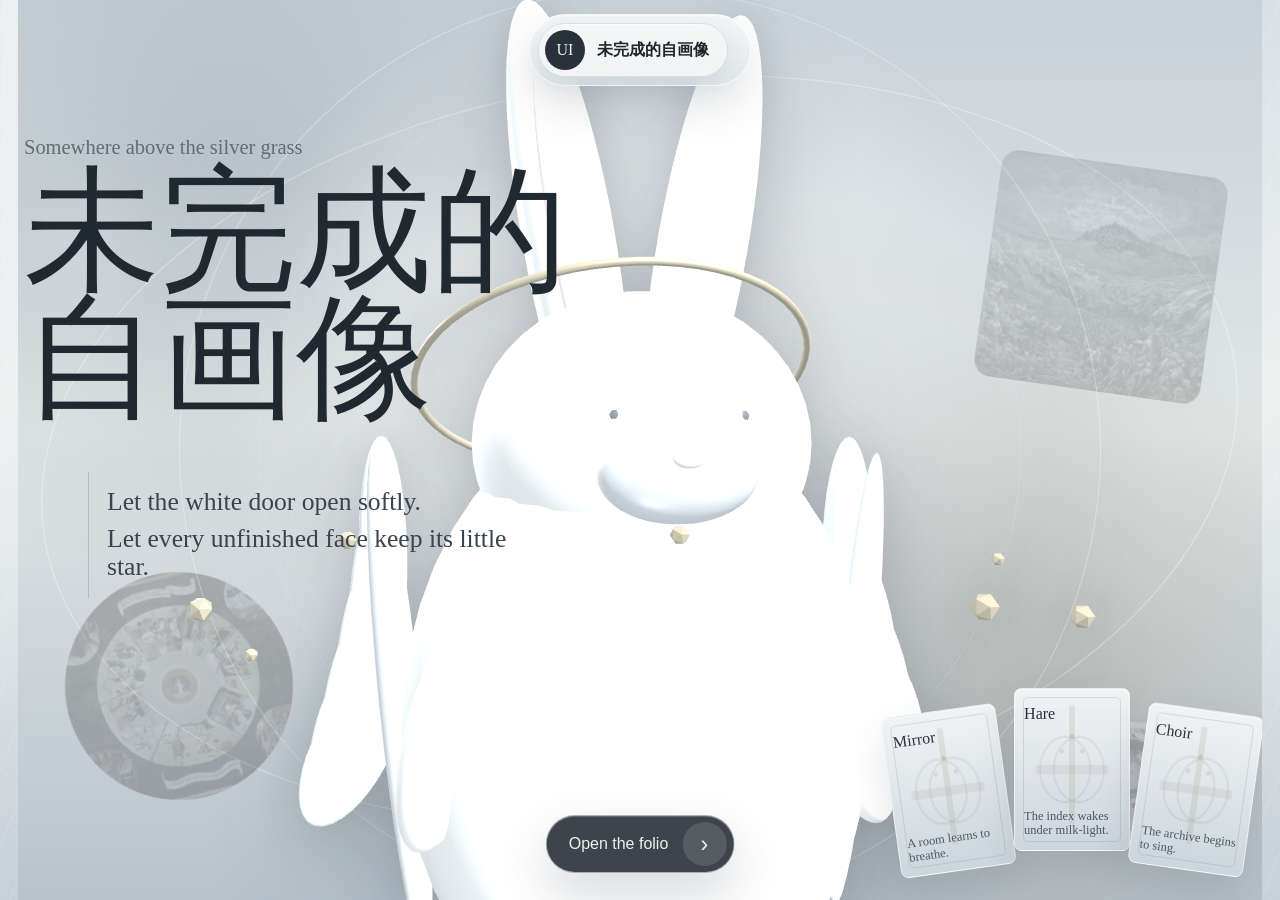
<file: index.html>
<!doctype html>
<html lang="zh-CN">
<head>
  <meta charset="utf-8">
  <meta name="viewport" content="width=device-width, initial-scale=1">
  <title>未完成的自画像 | 天使档案作品集</title>
  <meta name="description" content="夏雨宁的个人作品集，以天使西幻梦核视觉重组演示设计、影像剪辑、网页界面与品牌策划作品。">
  <meta property="og:title" content="未完成的自画像">
  <meta property="og:description" content="一座银色、轻盈、可交互的个人作品档案塔。">
  <meta property="og:image" content="assets/angel/angel-eye.jpeg">
  <link rel="icon" href="assets/angel/angel-candle.jpeg">
  <link rel="preload" as="image" href="assets/angel/angel-eye.jpeg">
  <link rel="stylesheet" href="styles.css">
</head>
<body>
  <a class="skip-link" href="#works">跳到作品集</a>

  <header class="site-head">
    <a class="brand" href="#top" aria-label="返回首页">
      <span class="brand__mark">UI</span>
      <span class="brand__text">未完成的自画像</span>
    </a>
    <button class="menu-toggle" type="button" aria-label="打开导航" aria-expanded="false" aria-controls="site-nav">
      <span></span>
      <span></span>
    </button>
    <nav class="quick-nav" id="site-nav" aria-label="页面栏目">
      <a href="#oracle">星厅</a>
      <a href="#folio">书页</a>
      <a href="#works">作品</a>
      <a href="#closing">终章</a>
    </nav>
  </header>

  <main id="top">
    <section class="hero cover-hero" id="oracle" aria-label="封面首页">
      <div class="cover-stage" aria-label="旋转巨兔 3D 封面" data-enter-site>
        <canvas id="rabbit-canvas"></canvas>
        <div class="rabbit-stage__fallback cover-fallback">
          <img src="assets/angel/see-this-angel.jpeg" alt="天使梦核图像">
        </div>
      </div>

      <img class="cover-sigil cover-sigil--left" src="assets/sacred/seven-vices-wheel.jpg" alt="七宗罪轮盘纹样" loading="lazy" decoding="async" fetchpriority="low">
      <img class="cover-sigil cover-sigil--right" src="assets/sacred/dore-deluge.jpg" alt="宗教版画风格图像" loading="lazy" decoding="async" fetchpriority="low">

      <div class="cover-title reveal">
        <p class="small-line">Somewhere above the silver grass</p>
        <h1>未完成的自画像</h1>
      </div>

      <div class="cover-prayer reveal" aria-label="祷词">
        <p>Let the white door open softly.</p>
        <p>Let every unfinished face keep its little star.</p>
      </div>

      <div class="cover-oracle reveal" aria-label="封面神谕互动">
        <button class="cover-card" type="button" data-enter-site data-reading="The mirror keeps a chapel for unnamed work.">
          <span>Mirror</span>
          <em>A room learns to breathe.</em>
        </button>
        <button class="cover-card is-raised" type="button" data-enter-site data-reading="A pale animal turns the first silver page.">
          <span>Hare</span>
          <em>The index wakes under milk-light.</em>
        </button>
        <button class="cover-card" type="button" data-enter-site data-reading="Small bells remember what the hand forgot.">
          <span>Choir</span>
          <em>The archive begins to sing.</em>
        </button>
      </div>

      <button class="enter-gate reveal" type="button" data-enter-site data-scroll-target="#folio">
        <span>Open the folio</span>
        <i aria-hidden="true">›</i>
      </button>
    </section>

    <section class="folio-section" id="folio" aria-label="可翻页图鉴">
      <div class="folio-copy reveal">
        <p class="small-line">A silver index for little doors</p>
        <h2>银色目录</h2>
        <div class="atlas-relic" aria-label="天使梦核目录拼贴">
          <img src="assets/angel/angel-eye.jpeg" alt="天使眼睛与羽翼图像">
          <img src="assets/angel/angel-lace-poem.jpeg" alt="天使花体英文图像">
          <img src="assets/angel/angel-candle.jpeg" alt="天使烛光装饰图">
        </div>
        <div class="game-panel" aria-label="目录小游戏">
          <button type="button" class="game-orb is-active" data-book-jump="0">月</button>
          <button type="button" class="game-orb" data-book-jump="2">羽</button>
          <button type="button" class="game-orb" data-book-jump="4">镜</button>
        </div>
      </div>

      <section class="book-widget reveal" aria-label="可翻页目录图鉴">
        <div class="book-topline">
          <p>Book of doors</p>
          <span class="book-count">page 1 of 5</span>
        </div>
        <div class="book-spread" aria-live="polite">
          <article class="book-page book-page--left"></article>
          <article class="book-page book-page--right"></article>
        </div>
        <div class="book-controls">
          <button type="button" class="book-prev" aria-label="上一页">‹</button>
          <button type="button" class="book-next" aria-label="下一页">›</button>
        </div>

        <div class="book-source" hidden>
          <article data-page="front">
            <div class="identity-page">
              <p class="page-kicker">Frontispiece</p>
              <h3>Portrait under a small halo</h3>
              <dl class="book-identity">
                <div><dt>姓名</dt><dd>夏雨宁</dd></div>
                <div><dt>学校</dt><dd>四川大学</dd></div>
                <div><dt>专业</dt><dd>22级建筑学<br>23级新闻学</dd></div>
                <div><dt>MBTI</dt><dd>ENTP</dd></div>
                <div><dt>星座</dt><dd>狮子座</dd></div>
                <div><dt>家乡</dt><dd>浙江</dd></div>
              </dl>
            </div>
          </article>
          <article data-page="door-deck">
            <p class="page-kicker">Door one</p>
            <h3>Manuscripts under glass</h3>
            <img src="assets/angel/angel-lace-poem.jpeg" alt="天使花体英文图像">
            <a class="book-door" href="#works" data-filter-link="deck">Open manuscript</a>
          </article>
          <article data-page="door-film">
            <p class="page-kicker">Door two</p>
            <h3>Small cinema of ghosts</h3>
            <img src="assets/angel/see-this-angel.jpeg" alt="白色烛台与羽翼图像">
            <a class="book-door" href="#works" data-filter-link="film">Open cinema</a>
          </article>
          <article data-page="door-web">
            <p class="page-kicker">Door three</p>
            <h3>Interface with a halo</h3>
            <img src="assets/angel/angel-candle.jpeg" alt="天使梦核装饰图">
            <a class="book-door" href="#works" data-filter-link="web">Open interface</a>
          </article>
          <article data-page="door-brand">
            <p class="page-kicker">Door four</p>
            <h3>Fruit, mascot, omen</h3>
            <img src="assets/angel/angel-kitten.jpeg" alt="天使小猫图像">
            <a class="book-door" href="#works" data-filter-link="brand">Open brand</a>
          </article>
        </div>
      </section>
    </section>

    <section class="portfolio-section" id="works" aria-label="作品集">
      <div class="portfolio-intro reveal">
        <p class="small-line">Selected works</p>
        <h2>四间暗室</h2>
      </div>

      <div class="portfolio-vault reveal" aria-label="作品入口">
        <div class="vault-doors" aria-label="作品分类入口">
          <button class="vault-door filter-chip" type="button" data-filter="deck">
            <span class="door-plate"><b>01</b><strong>演示与计划书</strong></span>
            <em>Manuscript</em>
          </button>
          <button class="vault-door filter-chip" type="button" data-filter="film">
            <span class="door-plate"><b>02</b><strong>影像剪辑</strong></span>
            <em>Cinema</em>
          </button>
          <button class="vault-door filter-chip" type="button" data-filter="web">
            <span class="door-plate"><b>03</b><strong>网页界面</strong></span>
            <em>Interface</em>
          </button>
          <button class="vault-door filter-chip" type="button" data-filter="brand">
            <span class="door-plate"><b>04</b><strong>品牌视觉</strong></span>
            <em>Emblem</em>
          </button>
        </div>
      </div>

      <div class="portfolio-tools reveal" aria-label="作品筛选">
        <button class="filter-chip is-active" type="button" data-filter="all">全部</button>
        <button class="filter-chip" type="button" data-filter="deck">演示与计划书</button>
        <button class="filter-chip" type="button" data-filter="film">影像剪辑</button>
        <button class="filter-chip" type="button" data-filter="web">网页界面</button>
        <button class="filter-chip" type="button" data-filter="brand">品牌视觉</button>
      </div>

      <div class="portfolio-grid">
        <article class="portfolio-card portfolio-card--large tilt-card reveal" data-kind="deck">
          <button class="media-button" type="button" data-view data-src="个人资料图片/WPS图片批量处理/wps_doc_17.png" data-title="码上结婚" data-text="PPT 美化作品设计">
            <img src="assets/thumbs/wps_doc_17.jpg" alt="码上结婚 PPT 美化作品设计" loading="lazy" decoding="async">
          </button>
          <div class="card-copy"><span>演示视觉</span><h3>码上结婚</h3><p>PPT 美化作品设计</p></div>
        </article>

        <article class="portfolio-card tilt-card reveal" data-kind="deck">
          <button class="media-button" type="button" data-view data-src="个人资料图片/WPS图片批量处理/wps_doc_18.png" data-title="益绣兴乡" data-text="PPT 美化作品设计">
            <img src="assets/thumbs/wps_doc_18.jpg" alt="益绣兴乡 PPT 美化作品设计" loading="lazy" decoding="async">
          </button>
          <div class="card-copy"><span>演示视觉</span><h3>益绣兴乡</h3><p>PPT 美化作品设计</p></div>
        </article>

        <article class="portfolio-card tilt-card reveal" data-kind="deck">
          <button class="media-button" type="button" data-view data-src="个人资料图片/WPS图片批量处理/wps_doc_19.jpeg" data-title="银发心声" data-text="PPT 美化作品设计">
            <img src="assets/thumbs/wps_doc_19.jpg" alt="银发心声 PPT 美化作品设计" loading="lazy" decoding="async">
          </button>
          <div class="card-copy"><span>演示视觉</span><h3>银发心声</h3><p>PPT 美化作品设计</p></div>
        </article>

        <article class="portfolio-card portfolio-card--wide tilt-card reveal" data-kind="deck">
          <button class="media-button" type="button" data-view data-src="个人资料图片/WPS图片批量处理/wps_doc_33.png" data-title="守愈身心" data-text="商业计划书设计作品">
            <img src="assets/thumbs/wps_doc_33.jpg" alt="守愈身心商业计划书设计作品" loading="lazy" decoding="async">
          </button>
          <div class="card-copy"><span>商业计划书</span><h3>守愈身心</h3><p>文化创意项目计划书</p></div>
        </article>

        <article class="portfolio-card portfolio-card--qr tilt-card reveal" data-kind="film">
          <button class="media-button" type="button" data-view data-src="个人资料图片/WPS图片批量处理/wps_doc_20.png" data-title="纪录片二维码" data-text="渡己成舟">
            <img src="assets/thumbs/wps_doc_20.jpg" alt="纪录片剪辑作品二维码" loading="lazy" decoding="async">
          </button>
          <div class="card-copy"><span>影像入口</span><h3>纪录片二维码</h3><p>渡己成舟</p></div>
        </article>

        <article class="portfolio-card portfolio-card--wide tilt-card reveal" data-kind="film">
          <button class="media-button" type="button" data-view data-src="个人资料图片/WPS图片批量处理/wps_doc_21.jpeg" data-title="渡己成舟" data-text="纪录片剪辑作品">
            <img src="assets/thumbs/wps_doc_21.jpg" alt="渡己成舟纪录片剪辑作品封面" loading="lazy" decoding="async">
          </button>
          <div class="card-copy"><span>纪录片剪辑</span><h3>渡己成舟</h3><p>视频剪辑作品</p></div>
        </article>

        <article class="portfolio-card portfolio-card--qr tilt-card reveal" data-kind="film">
          <button class="media-button" type="button" data-view data-src="个人资料图片/WPS图片批量处理/wps_doc_22.png" data-title="微电影二维码" data-text="Always online">
            <img src="assets/thumbs/wps_doc_22.jpg" alt="微电影剪辑作品二维码" loading="lazy" decoding="async">
          </button>
          <div class="card-copy"><span>影像入口</span><h3>微电影二维码</h3><p>Always online</p></div>
        </article>

        <article class="portfolio-card portfolio-card--large tilt-card reveal" data-kind="film">
          <button class="media-button" type="button" data-view data-src="个人资料图片/WPS图片批量处理/wps_doc_23.jpeg" data-title="Always online" data-text="微电影剪辑作品">
            <img src="assets/thumbs/wps_doc_23.jpg" alt="Always online 微电影剪辑作品封面" loading="lazy" decoding="async">
          </button>
          <div class="card-copy"><span>微电影剪辑</span><h3>Always online</h3><p>视频剪辑作品</p></div>
        </article>

        <article class="portfolio-card portfolio-card--qr tilt-card reveal" data-kind="film">
          <button class="media-button" type="button" data-view data-src="个人资料图片/WPS图片批量处理/wps_doc_24.png" data-title="新闻节目二维码" data-text="川越一线">
            <img src="assets/thumbs/wps_doc_24.jpg" alt="新闻节目剪辑二维码" loading="lazy" decoding="async">
          </button>
          <div class="card-copy"><span>影像入口</span><h3>新闻节目二维码</h3><p>川越一线</p></div>
        </article>

        <article class="portfolio-card portfolio-card--wide tilt-card reveal" data-kind="film">
          <button class="media-button" type="button" data-view data-src="个人资料图片/WPS图片批量处理/wps_doc_25.jpeg" data-title="川越一线" data-text="新闻节目剪辑">
            <img src="assets/thumbs/wps_doc_25.jpg" alt="川越一线新闻节目剪辑封面" loading="lazy" decoding="async">
          </button>
          <div class="card-copy"><span>新闻节目剪辑</span><h3>川越一线</h3><p>视频剪辑作品</p></div>
        </article>

        <article class="portfolio-card portfolio-card--wide tilt-card reveal" data-kind="web">
          <button class="media-button" type="button" data-view data-src="个人资料图片/WPS图片批量处理/wps_doc_26.jpeg" data-title="舞蹈疗愈平台" data-text="网站设计作品">
            <img src="assets/thumbs/wps_doc_26.jpg" alt="舞蹈疗愈平台网站设计作品" loading="lazy" decoding="async">
          </button>
          <div class="card-copy"><span>网页界面</span><h3>舞蹈疗愈平台</h3><p>网站设计作品</p></div>
        </article>

        <article class="portfolio-card portfolio-card--tall tilt-card reveal" data-kind="web">
          <button class="media-button" type="button" data-view data-src="个人资料图片/WPS图片批量处理/wps_doc_27.jpeg" data-title="牙医训练平台" data-text="网站设计作品">
            <img src="assets/thumbs/wps_doc_27.jpg" alt="牙医训练平台网站设计作品" loading="lazy" decoding="async">
          </button>
          <div class="card-copy"><span>网页界面</span><h3>牙医训练平台</h3><p>网站设计作品</p></div>
        </article>

        <article class="portfolio-card portfolio-card--poster tilt-card reveal" data-kind="brand">
          <button class="media-button" type="button" data-view data-src="个人资料图片/WPS图片批量处理/wps_doc_28.png" data-title="汇源果汁海报 1" data-text="海报设计作品">
            <img src="assets/thumbs/wps_doc_28.jpg" alt="汇源果汁海报设计作品一" loading="lazy" decoding="async">
          </button>
          <div class="card-copy"><span>品牌海报</span><h3>汇源果汁海报 1</h3><p>海报设计作品</p></div>
        </article>

        <article class="portfolio-card portfolio-card--poster tilt-card reveal" data-kind="brand">
          <button class="media-button" type="button" data-view data-src="个人资料图片/WPS图片批量处理/wps_doc_29.png" data-title="汇源果汁海报 2" data-text="海报设计作品">
            <img src="assets/thumbs/wps_doc_29.jpg" alt="汇源果汁海报设计作品二" loading="lazy" decoding="async">
          </button>
          <div class="card-copy"><span>品牌海报</span><h3>汇源果汁海报 2</h3><p>海报设计作品</p></div>
        </article>

        <article class="portfolio-card portfolio-card--wide tilt-card reveal" data-kind="brand">
          <button class="media-button" type="button" data-view data-src="个人资料图片/WPS图片批量处理/wps_doc_30.png" data-title="Mean Baby" data-text="IP 设计作品">
            <img src="assets/thumbs/wps_doc_30.jpg" alt="Mean Baby IP 设计作品" loading="lazy" decoding="async">
          </button>
          <div class="card-copy"><span>IP 设计</span><h3>Mean Baby</h3><p>品牌视觉作品</p></div>
        </article>

        <article class="portfolio-card portfolio-card--poster tilt-card reveal" data-kind="brand">
          <button class="media-button" type="button" data-view data-src="个人资料图片/WPS图片批量处理/wps_doc_31.png" data-title="破局之路" data-text="汇源果汁品牌策划案">
            <img src="assets/thumbs/wps_doc_31.jpg" alt="汇源果汁品牌策划案破局之路" loading="lazy" decoding="async">
          </button>
          <div class="card-copy"><span>品牌策划</span><h3>破局之路</h3><p>汇源果汁品牌策划案</p></div>
        </article>

        <article class="portfolio-card portfolio-card--poster tilt-card reveal" data-kind="brand">
          <button class="media-button" type="button" data-view data-src="个人资料图片/WPS图片批量处理/wps_doc_32.png" data-title="Catalogue" data-text="汇源果汁品牌策划案">
            <img src="assets/thumbs/wps_doc_32.jpg" alt="汇源果汁品牌策划案目录页" loading="lazy" decoding="async">
          </button>
          <div class="card-copy"><span>品牌策划</span><h3>Catalogue</h3><p>汇源果汁品牌策划案</p></div>
        </article>
      </div>
    </section>

    <section class="closing" id="closing" aria-label="结尾">
      <div class="closing__image reveal">
        <img src="assets/angel/angel-kitten.jpeg" alt="带有天使翅膀的小猫图像" loading="lazy">
      </div>
      <div class="closing__copy reveal">
        <p class="small-line">Afterglow</p>
        <h2>愿作品自己发光</h2>
        <a class="action action--primary" href="#top">回到星厅<span aria-hidden="true">›</span></a>
      </div>
    </section>
  </main>

  <div class="viewer" aria-hidden="true" role="dialog" aria-modal="true" aria-label="图片预览">
    <button class="viewer__close" type="button" aria-label="关闭">×</button>
    <button class="viewer__nav viewer__nav--prev" type="button" aria-label="上一张">‹</button>
    <div class="viewer__stage">
      <img class="viewer__img" alt="">
    </div>
    <button class="viewer__nav viewer__nav--next" type="button" aria-label="下一张">›</button>
    <div class="viewer__meta">
      <p class="viewer__title"></p>
      <p class="viewer__text"></p>
    </div>
  </div>

  <script src="assets/vendor/three.min.js" defer></script>
  <script src="script.js" defer></script>
</body>
</html>
</file>
<file: styles.css>
:root {
  --bg: #cfd7de;
  --bg-low: #b8c3cc;
  --surface: rgba(244, 247, 247, 0.72);
  --surface-strong: rgba(236, 240, 241, 0.9);
  --ink: #20242b;
  --muted: #65717d;
  --soft: #f2f4f1;
  --line: rgba(40, 50, 61, 0.14);
  --line-strong: rgba(40, 50, 61, 0.28);
  --accent: #887a63;
  --blue: #657b8b;
  --shadow: 0 24px 70px rgba(44, 55, 68, 0.18);
  --shadow-low: 0 14px 34px rgba(44, 55, 68, 0.12);
  --ease: cubic-bezier(0.16, 1, 0.3, 1);
  --radius-card: 8px;
  --radius-panel: 18px;
  --font-body: "Avenir Next", "PingFang SC", "Hiragino Sans GB", "Microsoft YaHei", sans-serif;
  --font-display: "Iowan Old Style", "Baskerville", "Songti SC", serif;
  --font-script: "Snell Roundhand", "Baskerville", "Times New Roman", serif;
}

* {
  box-sizing: border-box;
}

html {
  scroll-behavior: smooth;
  color-scheme: light;
  overflow-x: hidden;
}

body {
  margin: 0;
  min-height: 100vh;
  max-width: 100%;
  overflow-x: hidden;
  background:
    linear-gradient(135deg, rgba(242, 245, 246, 0.78), transparent 34%),
    linear-gradient(180deg, #d9e0e5 0%, #edf0ef 44%, #c7d0d8 100%);
  color: var(--ink);
  font-family: var(--font-body);
  line-height: 1.68;
}

body::before,
body::after {
  content: "";
  position: fixed;
  inset: 0;
  pointer-events: none;
}

body::before {
  z-index: 0;
  opacity: 0.26;
  background-image:
    repeating-linear-gradient(90deg, rgba(39, 48, 58, 0.06) 0 1px, transparent 1px 78px),
    repeating-linear-gradient(0deg, rgba(255, 255, 255, 0.34) 0 1px, transparent 1px 54px);
  mask-image: linear-gradient(180deg, black 0%, transparent 82%);
}

body::after {
  z-index: 1;
  opacity: 0.18;
  background:
    repeating-linear-gradient(112deg, transparent 0 26px, rgba(255, 255, 255, 0.58) 27px, transparent 29px),
    repeating-radial-gradient(circle at 50% 15%, rgba(255, 255, 255, 0.36) 0 1px, transparent 1px 9px);
  mix-blend-mode: screen;
}

body.is-lock {
  overflow: hidden;
}

button,
a {
  -webkit-tap-highlight-color: transparent;
}

button {
  border: 0;
  color: inherit;
  font: inherit;
}

a {
  color: inherit;
  text-decoration: none;
}

img {
  display: block;
  max-width: 100%;
}

h1,
h2,
h3,
p,
dl,
figure {
  margin-top: 0;
}

h1,
h2,
h3 {
  font-family: var(--font-display);
  font-weight: 500;
  letter-spacing: 0;
  text-wrap: balance;
}

h1 {
  max-width: 10ch;
  margin-bottom: 22px;
  font-size: 5.8rem;
  line-height: 0.98;
}

h2 {
  margin-bottom: 18px;
  font-size: 3.55rem;
  line-height: 1.04;
}

h3 {
  margin-bottom: 8px;
  font-size: 1.45rem;
  line-height: 1.18;
}

p {
  color: var(--muted);
}

button:focus-visible,
a:focus-visible {
  outline: 2px solid rgba(141, 124, 88, 0.78);
  outline-offset: 4px;
}

.skip-link {
  position: fixed;
  left: 18px;
  top: 16px;
  z-index: 100;
  transform: translateY(-140%);
  padding: 10px 14px;
  border-radius: 999px;
  background: var(--ink);
  color: var(--soft);
  transition: transform 360ms var(--ease);
}

.skip-link:focus {
  transform: translateY(0);
}

.site-head {
  position: sticky;
  top: 14px;
  z-index: 70;
  width: min(1320px, calc(100vw - 28px));
  min-height: 70px;
  margin: 14px auto 0;
  padding: 8px;
  display: flex;
  align-items: center;
  justify-content: space-between;
  gap: 14px;
  border: 1px solid rgba(255, 255, 255, 0.68);
  border-radius: 999px;
  background:
    linear-gradient(180deg, rgba(247, 249, 248, 0.78), rgba(216, 224, 228, 0.58)),
    rgba(230, 235, 237, 0.72);
  box-shadow: 0 18px 50px rgba(55, 67, 80, 0.16), inset 0 1px 0 rgba(255, 255, 255, 0.72);
  backdrop-filter: blur(18px);
}

.brand,
.quick-nav,
.menu-toggle,
.action,
.filter-chip,
.book-controls button,
.viewer__close,
.viewer__nav {
  box-shadow: inset 0 1px 0 rgba(255, 255, 255, 0.46), 0 10px 22px rgba(62, 75, 87, 0.1);
}

.brand {
  min-width: 0;
  flex-shrink: 1;
  min-height: 52px;
  padding: 6px 18px 6px 6px;
  display: inline-flex;
  align-items: center;
  gap: 12px;
  border: 1px solid rgba(45, 53, 62, 0.12);
  border-radius: 999px;
  background: rgba(246, 248, 248, 0.78);
}

.brand__mark {
  width: 40px;
  height: 40px;
  display: grid;
  place-items: center;
  border-radius: 50%;
  background: #29313a;
  color: #eef1ed;
  font-family: var(--font-display);
  line-height: 1;
}

.brand__text {
  white-space: nowrap;
  font-weight: 600;
}

.quick-nav {
  display: flex;
  align-items: center;
  gap: 5px;
  padding: 5px;
  border: 1px solid rgba(45, 53, 62, 0.1);
  border-radius: 999px;
  background: rgba(255, 255, 255, 0.46);
}

.quick-nav a {
  min-width: 68px;
  min-height: 42px;
  display: inline-grid;
  place-items: center;
  border-radius: 999px;
  color: #4a5662;
  transition: color 260ms var(--ease), background 260ms var(--ease), transform 260ms var(--ease);
}

.quick-nav a:hover,
.quick-nav a:focus-visible,
.quick-nav a.is-active {
  color: var(--ink);
  background: rgba(228, 232, 232, 0.9);
  transform: translateY(-1px);
}

.menu-toggle {
  position: relative;
  display: none;
  width: 48px;
  height: 48px;
  flex: 0 0 auto;
  border-radius: 50%;
  background: rgba(255, 255, 255, 0.72);
  cursor: pointer;
}

.menu-toggle span {
  position: absolute;
  left: 14px;
  right: 14px;
  height: 1.5px;
  background: var(--ink);
  transition: transform 420ms var(--ease), top 420ms var(--ease);
}

.menu-toggle span:first-child {
  top: 18px;
}

.menu-toggle span:last-child {
  top: 29px;
}

.nav-open .menu-toggle span:first-child {
  top: 24px;
  transform: rotate(45deg);
}

.nav-open .menu-toggle span:last-child {
  top: 24px;
  transform: rotate(-45deg);
}

main {
  position: relative;
  z-index: 2;
  width: min(1440px, calc(100vw - 36px));
  margin: 0 auto;
  overflow-x: clip;
}

.small-line {
  margin-bottom: 14px;
  color: var(--accent);
  font-family: var(--font-script);
  font-size: 1.15rem;
  line-height: 1.2;
}

.hero {
  min-height: min(900px, calc(100dvh - 84px));
  display: grid;
  grid-template-columns: minmax(0, 0.92fr) minmax(420px, 1.1fr) minmax(300px, 0.78fr);
  gap: 28px;
  align-items: center;
  padding: 34px 0 76px;
}

.hero > * {
  min-width: 0;
}

.hero__copy {
  max-width: 560px;
  min-width: 0;
}

.hero__lead {
  width: 100%;
  max-width: 31rem;
  margin-bottom: 26px;
  color: #4e5964;
  font-size: 1.06rem;
  overflow-wrap: anywhere;
}

.hero__copy .hero__actions {
  margin-top: 28px;
}

.hero__actions {
  max-width: 100%;
  display: flex;
  flex-wrap: wrap;
  gap: 10px;
  margin-bottom: 0;
}

.action {
  position: relative;
  max-width: 100%;
  min-height: 48px;
  display: inline-flex;
  align-items: center;
  justify-content: center;
  gap: 12px;
  overflow: hidden;
  padding: 5px 6px 5px 20px;
  border: 1px solid var(--line);
  border-radius: 999px;
  transition: transform 300ms var(--ease), box-shadow 300ms var(--ease), background 300ms var(--ease);
}

.action span {
  width: 36px;
  height: 36px;
  display: inline-grid;
  place-items: center;
  border-radius: 50%;
  transition: transform 300ms var(--ease), background 300ms var(--ease);
}

.action--primary {
  background: #252d35;
  color: #eef1ed;
}

.action--primary span {
  background: rgba(255, 255, 255, 0.14);
}

.action--quiet {
  background: rgba(248, 250, 249, 0.62);
  color: var(--ink);
}

.action--quiet span {
  background: rgba(37, 45, 53, 0.08);
}

.action:hover,
.action:focus-visible {
  transform: translateY(-2px);
  box-shadow: 0 16px 34px rgba(54, 66, 78, 0.16);
}

.action:hover span,
.action:focus-visible span {
  transform: translateX(2px);
}

.action:active,
.filter-chip:active,
.book-controls button:active {
  transform: translateY(1px) scale(0.99);
}

.identity {
  display: grid;
  grid-template-columns: repeat(2, minmax(0, 1fr));
  gap: 10px;
  max-width: 520px;
  margin-bottom: 0;
}

.identity div {
  min-height: 74px;
  padding: 14px 16px;
  border: 1px solid rgba(255, 255, 255, 0.48);
  border-radius: var(--radius-card);
  background: rgba(239, 243, 243, 0.58);
}

.identity dt {
  margin-bottom: 3px;
  color: var(--muted);
  font-size: 0.82rem;
}

.identity dd {
  margin: 0;
  color: var(--ink);
  font-weight: 600;
}

.hero__visual {
  position: relative;
  min-height: 650px;
  min-width: 0;
}

.main-angel,
.float-card,
.media-button {
  position: relative;
  padding: 7px;
  border: 1px solid rgba(255, 255, 255, 0.62);
  border-radius: var(--radius-card);
  background:
    linear-gradient(180deg, rgba(255, 255, 255, 0.72), rgba(210, 219, 224, 0.68)),
    rgba(242, 244, 243, 0.82);
  box-shadow: var(--shadow);
  cursor: pointer;
}

.tilt-card {
  --rx: 0deg;
  --ry: 0deg;
  --lift: 0px;
  transform: perspective(1000px) rotateX(var(--rx)) rotateY(var(--ry)) translateY(var(--lift));
  transform-style: preserve-3d;
  transition: transform 520ms var(--ease), box-shadow 520ms var(--ease);
}

.tilt-card::after,
.media-button::after {
  content: "";
  position: absolute;
  inset: 0;
  pointer-events: none;
  border-radius: inherit;
  opacity: 0;
  background: radial-gradient(circle at var(--mx, 50%) var(--my, 50%), rgba(255, 255, 255, 0.62), transparent 32%);
  transition: opacity 280ms var(--ease);
}

.tilt-card:hover,
.tilt-card:focus-visible {
  --lift: -5px;
  box-shadow: 0 32px 80px rgba(44, 55, 68, 0.22);
}

.tilt-card:hover::after,
.tilt-card:focus-visible::after,
.media-button:hover::after,
.media-button:focus-visible::after {
  opacity: 1;
}

.main-angel {
  position: absolute;
  inset: 74px 88px 62px 42px;
  overflow: hidden;
}

.main-angel::before {
  content: "";
  position: absolute;
  inset: 18px;
  z-index: 1;
  border: 1px solid rgba(255, 255, 255, 0.42);
  border-radius: calc(var(--radius-card) - 2px);
  pointer-events: none;
}

.main-angel img,
.float-card img,
.media-button img {
  width: 100%;
  height: 100%;
  border-radius: calc(var(--radius-card) - 2px);
  object-fit: cover;
}

.main-angel img {
  filter: grayscale(0.12) contrast(1.04) saturate(0.8);
}

.float-card {
  position: absolute;
  z-index: 2;
  overflow: hidden;
}

.float-card--lace {
  top: 18px;
  right: 10px;
  width: 34%;
  aspect-ratio: 0.66;
  rotate: -4deg;
}

.float-card--candle {
  left: 0;
  bottom: 34px;
  width: 35%;
  aspect-ratio: 1;
  rotate: 5deg;
}

.float-card--small {
  right: 34px;
  bottom: 4px;
  width: 28%;
  aspect-ratio: 1;
  rotate: 3deg;
}

.float-card img {
  filter: grayscale(0.08) saturate(0.72) contrast(0.98);
}

.oracle-panel {
  align-self: center;
  padding: 18px;
  border: 1px solid rgba(255, 255, 255, 0.58);
  border-radius: var(--radius-panel);
  background:
    linear-gradient(180deg, rgba(248, 250, 249, 0.68), rgba(216, 224, 228, 0.42)),
    rgba(236, 240, 241, 0.64);
  box-shadow: var(--shadow-low);
}

.oracle-panel__copy h2 {
  margin-bottom: 10px;
  font-size: 2.15rem;
}

.oracle-cards {
  display: grid;
  grid-template-columns: repeat(3, minmax(0, 1fr));
  gap: 9px;
  min-height: 172px;
  perspective: 1000px;
}

.oracle-card {
  position: relative;
  min-width: 0;
  aspect-ratio: 5 / 7;
  border: 1px solid rgba(42, 53, 64, 0.18);
  border-radius: var(--radius-card);
  background: transparent;
  color: var(--ink);
  cursor: pointer;
  transform-style: preserve-3d;
  transition: transform 620ms var(--ease), box-shadow 360ms var(--ease);
}

.oracle-card:nth-child(1) {
  rotate: -6deg;
}

.oracle-card:nth-child(2) {
  translate: 0 14px;
}

.oracle-card:nth-child(3) {
  rotate: 6deg;
}

.oracle-card:hover,
.oracle-card:focus-visible {
  box-shadow: 0 18px 36px rgba(50, 62, 75, 0.16);
}

.oracle-card.is-flipped {
  transform: rotateY(180deg);
}

.oracle-card__back,
.oracle-card__front {
  position: absolute;
  inset: 0;
  display: grid;
  place-items: center;
  padding: 12px;
  border-radius: inherit;
  backface-visibility: hidden;
  text-align: center;
}

.oracle-card__back {
  background:
    linear-gradient(160deg, rgba(34, 42, 50, 0.94), rgba(93, 107, 119, 0.76)),
    #2d3540;
  color: #edf1ee;
  font-family: var(--font-script);
  font-size: 1.18rem;
  line-height: 1;
}

.oracle-card__front {
  transform: rotateY(180deg);
  background:
    linear-gradient(180deg, rgba(255, 255, 255, 0.9), rgba(223, 229, 231, 0.82)),
    var(--soft);
  color: #343d48;
  font-family: var(--font-display);
  font-size: clamp(0.92rem, 1.1vw, 1.12rem);
  line-height: 1.14;
}

.oracle-reading {
  min-height: 4.5em;
  margin: 18px 0 0;
  padding: 14px;
  border: 1px solid rgba(42, 53, 64, 0.12);
  border-radius: var(--radius-card);
  background: rgba(255, 255, 255, 0.38);
  color: #4c5864;
}

.folio-section,
.portfolio-section,
.closing {
  padding: 96px 0;
  scroll-margin-top: 120px;
}

.folio-section {
  display: grid;
  grid-template-columns: minmax(340px, 0.72fr) minmax(0, 1fr);
  gap: 34px;
  align-items: start;
}

.folio-copy {
  position: sticky;
  top: 112px;
  padding-top: 18px;
}

.rabbit-stage {
  position: relative;
  width: 100%;
  min-height: 430px;
  margin: 28px 0 18px;
  overflow: hidden;
  border: 1px solid rgba(255, 255, 255, 0.62);
  border-radius: var(--radius-panel);
  background:
    radial-gradient(circle at 50% 24%, rgba(255, 255, 255, 0.88), transparent 18rem),
    radial-gradient(circle at 22% 82%, rgba(141, 124, 88, 0.22), transparent 12rem),
    linear-gradient(180deg, rgba(235, 241, 244, 0.84), rgba(190, 203, 214, 0.52));
  box-shadow: var(--shadow);
}

.rabbit-stage::before,
.rabbit-stage::after {
  content: "";
  position: absolute;
  pointer-events: none;
}

.rabbit-stage::before {
  inset: 22px;
  border: 1px solid rgba(255, 255, 255, 0.42);
  border-radius: calc(var(--radius-panel) - 6px);
}

.rabbit-stage::after {
  left: 12%;
  right: 12%;
  bottom: 24px;
  height: 34px;
  border-radius: 50%;
  background: radial-gradient(ellipse, rgba(42, 49, 58, 0.2), transparent 68%);
  filter: blur(4px);
}

#rabbit-canvas {
  position: absolute;
  inset: 0;
  width: 100%;
  height: 100%;
}

.rabbit-stage__fallback {
  position: absolute;
  inset: auto 20px 20px auto;
  width: 106px;
  overflow: hidden;
  border: 6px solid rgba(255, 255, 255, 0.68);
  border-radius: var(--radius-card);
  box-shadow: var(--shadow-low);
}

.rabbit-stage__fallback img {
  width: 100%;
  aspect-ratio: 1;
  object-fit: cover;
  filter: grayscale(0.18) saturate(0.7);
}

.has-webgl .rabbit-stage__fallback {
  opacity: 0.34;
}

.game-panel {
  display: flex;
  gap: 10px;
  align-items: center;
}

.game-orb {
  position: relative;
  width: 52px;
  height: 52px;
  display: grid;
  place-items: center;
  overflow: hidden;
  border: 1px solid rgba(255, 255, 255, 0.64);
  border-radius: 50%;
  background:
    radial-gradient(circle at 35% 25%, rgba(255, 255, 255, 0.94), rgba(211, 219, 224, 0.76));
  color: #303944;
  cursor: pointer;
  box-shadow: var(--shadow-low);
  transition: transform 300ms var(--ease), background 300ms var(--ease);
}

.game-orb:hover,
.game-orb:focus-visible,
.game-orb.is-active {
  transform: translateY(-2px) scale(1.04);
  background:
    radial-gradient(circle at 35% 25%, rgba(255, 255, 255, 0.98), rgba(141, 124, 88, 0.26) 72%),
    #eef1ed;
}

.folio-copy p:not(.small-line),
.portfolio-intro p,
.closing__copy p {
  max-width: 35rem;
  font-size: 1.02rem;
}

.book-widget {
  padding: 14px;
  border: 1px solid rgba(255, 255, 255, 0.62);
  border-radius: var(--radius-panel);
  background: rgba(238, 242, 242, 0.66);
  box-shadow: var(--shadow);
}

.book-topline,
.book-controls {
  display: flex;
  align-items: center;
  justify-content: space-between;
  gap: 12px;
}

.book-topline {
  margin-bottom: 12px;
  padding: 0 4px;
}

.book-topline p,
.book-count {
  margin: 0;
  color: #53606c;
}

.book-topline p {
  font-family: var(--font-script);
  font-size: 1.2rem;
}

.book-count {
  font-size: 0.92rem;
}

.book-spread {
  position: relative;
  display: grid;
  grid-template-columns: 1fr 1fr;
  min-height: 500px;
  overflow: hidden;
  perspective: 1200px;
  border: 1px solid rgba(60, 70, 80, 0.16);
  border-radius: var(--radius-card);
  background: #e7e3d9;
  color: #29313a;
}

.book-spread::before {
  content: "";
  position: absolute;
  top: 0;
  bottom: 0;
  left: 50%;
  z-index: 2;
  width: 28px;
  transform: translateX(-50%);
  background: linear-gradient(90deg, transparent, rgba(74, 66, 52, 0.18), transparent);
  pointer-events: none;
}

.book-page {
  min-width: 0;
  padding: 34px;
  background:
    linear-gradient(90deg, rgba(255, 255, 255, 0.28), transparent),
    repeating-linear-gradient(0deg, rgba(98, 86, 64, 0.035) 0 1px, transparent 1px 28px),
    #e8e2d6;
}

.book-page--right {
  background:
    linear-gradient(270deg, rgba(255, 255, 255, 0.3), transparent),
    repeating-linear-gradient(0deg, rgba(98, 86, 64, 0.035) 0 1px, transparent 1px 28px),
    #e4dfd4;
}

.book-page h3 {
  font-size: 2.35rem;
}

.page-kicker {
  margin-bottom: 12px;
  color: var(--accent);
  font-family: var(--font-script);
  font-size: 1.24rem;
}

.script-line {
  max-width: 22rem;
  margin-bottom: 18px;
  color: #3f4750;
  font-family: var(--font-script);
  font-size: 2.05rem;
  line-height: 1.12;
}

.script-line--small {
  font-size: 1.48rem;
}

.identity-page {
  min-height: 100%;
  display: flex;
  flex-direction: column;
}

.identity-page h3 {
  max-width: 9ch;
  color: #3f4750;
  font-size: clamp(1.82rem, 2.8vw, 2.16rem);
  font-weight: 400;
}

.book-identity {
  margin: auto 0 0;
  display: grid;
  grid-template-columns: repeat(2, minmax(0, 1fr));
  gap: 8px;
}

.book-identity div {
  min-height: 78px;
  padding: 12px 11px;
  border: 1px solid rgba(56, 64, 72, 0.12);
  border-radius: 7px;
  background:
    linear-gradient(180deg, rgba(255, 255, 255, 0.42), rgba(214, 207, 192, 0.16)),
    rgba(255, 255, 255, 0.18);
}

.book-identity dt {
  margin-bottom: 4px;
  color: #8d7c58;
  font-family: var(--font-script);
  font-size: 1.02rem;
  font-weight: 400;
  line-height: 1;
}

.book-identity dd {
  margin: 0;
  color: #3f4750;
  font-size: clamp(0.98rem, 1.38vw, 1.24rem);
  font-weight: 500;
  letter-spacing: 0;
  line-height: 1.32;
}

.book-page img {
  width: 100%;
  max-height: 260px;
  margin-top: 14px;
  border: 1px solid rgba(56, 64, 72, 0.12);
  border-radius: var(--radius-card);
  object-fit: cover;
  box-shadow: 0 12px 26px rgba(78, 70, 54, 0.12);
}

.book-door {
  width: fit-content;
  max-width: 100%;
  min-height: 42px;
  margin-top: 16px;
  display: inline-flex;
  align-items: center;
  padding: 0 16px;
  border: 1px solid rgba(59, 68, 76, 0.16);
  border-radius: 999px;
  background: rgba(255, 255, 255, 0.58);
  color: #313b45;
  font-size: 0.92rem;
  box-shadow: var(--shadow-low);
  transition: transform 280ms var(--ease), background 280ms var(--ease);
}

.book-door:hover,
.book-door:focus-visible {
  transform: translateY(-2px);
  background: rgba(255, 255, 255, 0.82);
}

.book-controls {
  margin-top: 12px;
}

.book-controls button,
.viewer__close,
.viewer__nav {
  position: relative;
  overflow: hidden;
  display: grid;
  place-items: center;
  border: 1px solid rgba(44, 55, 68, 0.14);
  border-radius: 50%;
  background: rgba(255, 255, 255, 0.62);
  color: var(--ink);
  cursor: pointer;
  transition: transform 280ms var(--ease), background 280ms var(--ease);
}

.book-controls button {
  width: 46px;
  height: 46px;
  font-size: 1.6rem;
}

.book-controls button:hover,
.book-controls button:focus-visible,
.viewer__close:hover,
.viewer__close:focus-visible,
.viewer__nav:hover,
.viewer__nav:focus-visible {
  background: rgba(255, 255, 255, 0.88);
  transform: translateY(-1px);
}

.book-controls button:disabled {
  opacity: 0.38;
  cursor: not-allowed;
  transform: none;
}

.portfolio-intro {
  max-width: 720px;
  margin-bottom: 22px;
}

.portfolio-vault {
  margin-bottom: 30px;
}

.vault-doors {
  display: grid;
  grid-template-columns: repeat(4, minmax(0, 1fr));
  gap: clamp(12px, 1.8vw, 24px);
  align-items: end;
}

.vault-door.filter-chip {
  position: relative;
  min-height: clamp(310px, 32vw, 430px);
  aspect-ratio: 7 / 10;
  padding: 18px 16px 22px;
  display: flex;
  flex-direction: column;
  justify-content: space-between;
  align-items: center;
  overflow: visible;
  border: 1px solid rgba(255, 255, 255, 0.64);
  border-radius: 48% 48% 8px 8px / 28% 28% 8px 8px;
  background:
    radial-gradient(circle at 50% 9%, rgba(255, 255, 255, 0.74), transparent 7rem),
    linear-gradient(180deg, rgba(237, 242, 243, 0.92), rgba(172, 187, 198, 0.66)),
    #c5d0d6;
  color: #29313a;
  box-shadow: 0 28px 70px rgba(44, 55, 68, 0.16), inset 0 1px 0 rgba(255, 255, 255, 0.62);
  text-align: center;
  transform-origin: 50% 100%;
  transition: transform 680ms var(--ease), box-shadow 680ms var(--ease), background 680ms var(--ease), color 420ms var(--ease);
}

.vault-door.filter-chip::before,
.vault-door.filter-chip::after {
  content: "";
  position: absolute;
  pointer-events: none;
}

.vault-door.filter-chip::before {
  inset: 13px;
  border: 1px solid rgba(53, 65, 76, 0.14);
  border-radius: 48% 48% 6px 6px / 28% 28% 6px 6px;
  background:
    linear-gradient(90deg, transparent 49.5%, rgba(68, 77, 87, 0.12) 50%, transparent 50.5%),
    linear-gradient(180deg, transparent 43%, rgba(68, 77, 87, 0.1) 43.4%, transparent 44%),
    radial-gradient(circle at 50% 28%, transparent 0 42%, rgba(255, 255, 255, 0.22) 42.4%, transparent 43%);
}

.vault-door.filter-chip::after {
  left: 13%;
  right: 13%;
  bottom: -18px;
  height: 28px;
  border-radius: 50%;
  background: radial-gradient(ellipse, rgba(42, 53, 64, 0.18), transparent 70%);
  filter: blur(7px);
}

.door-plate {
  position: relative;
  z-index: 2;
  width: min(100%, 13rem);
  min-height: 76px;
  margin-top: 10px;
  padding: 10px 12px;
  display: grid;
  place-items: center;
  gap: 3px;
  border: 1px solid rgba(255, 255, 255, 0.58);
  border-radius: 8px;
  background:
    linear-gradient(180deg, rgba(255, 255, 255, 0.64), rgba(211, 219, 223, 0.5)),
    rgba(236, 240, 240, 0.68);
  box-shadow: inset 0 1px 0 rgba(255, 255, 255, 0.58), 0 12px 28px rgba(44, 55, 68, 0.12);
}

.door-plate b {
  color: rgba(72, 82, 91, 0.72);
  font-family: var(--font-script);
  font-size: 1.35rem;
  font-weight: 400;
  line-height: 0.9;
}

.door-plate strong {
  color: #2e3842;
  font-size: clamp(0.94rem, 1.05vw, 1.1rem);
  font-weight: 600;
  line-height: 1.2;
}

.vault-door em {
  position: relative;
  z-index: 2;
  margin-bottom: 18px;
  color: #5c6873;
  font-family: var(--font-script);
  font-size: clamp(1.32rem, 1.8vw, 2rem);
  font-style: normal;
  line-height: 1;
}

.vault-door.filter-chip:nth-child(2) {
  translate: 0 18px;
}

.vault-door.filter-chip:nth-child(3) {
  translate: 0 -8px;
}

.vault-door.filter-chip:nth-child(4) {
  translate: 0 14px;
}

.vault-door.filter-chip:hover,
.vault-door.filter-chip:focus-visible,
.vault-door.filter-chip.is-active {
  background:
    radial-gradient(circle at 50% 8%, rgba(255, 255, 255, 0.42), transparent 7rem),
    linear-gradient(180deg, rgba(63, 73, 84, 0.96), rgba(116, 132, 143, 0.82)),
    #303944;
  color: #eef1ed;
  transform: perspective(900px) rotateX(0deg) rotateY(-8deg) translateY(-10px);
  box-shadow: 0 38px 88px rgba(44, 55, 68, 0.24), inset 0 1px 0 rgba(255, 255, 255, 0.34);
}

.vault-door.filter-chip:hover .door-plate,
.vault-door.filter-chip:focus-visible .door-plate,
.vault-door.filter-chip.is-active .door-plate {
  background:
    linear-gradient(180deg, rgba(245, 247, 247, 0.86), rgba(199, 209, 215, 0.62)),
    rgba(232, 237, 239, 0.78);
}

.vault-door.filter-chip:hover .door-plate strong,
.vault-door.filter-chip:focus-visible .door-plate strong,
.vault-door.filter-chip.is-active .door-plate strong {
  color: #1f2830;
}

.vault-door.filter-chip:hover em,
.vault-door.filter-chip:focus-visible em,
.vault-door.filter-chip.is-active em {
  color: rgba(238, 241, 237, 0.78);
}

.portfolio-tools {
  position: sticky;
  top: 98px;
  z-index: 20;
  display: flex;
  flex-wrap: wrap;
  align-items: center;
  gap: 8px;
  width: fit-content;
  max-width: 100%;
  margin-bottom: 28px;
  padding: 8px;
  border: 1px solid rgba(255, 255, 255, 0.6);
  border-radius: 999px;
  background: rgba(232, 237, 239, 0.72);
  backdrop-filter: blur(14px);
  max-height: 0;
  opacity: 0;
  overflow: hidden;
  pointer-events: none;
  transform: translateY(-12px);
  transition: max-height 640ms var(--ease), opacity 420ms var(--ease), transform 640ms var(--ease), margin 640ms var(--ease);
}

.portfolio-section.is-open .portfolio-tools {
  max-height: 92px;
  margin-bottom: 28px;
  opacity: 1;
  pointer-events: auto;
  transform: translateY(0);
}

.filter-chip {
  position: relative;
  overflow: hidden;
  min-height: 40px;
  padding: 0 15px;
  border: 1px solid transparent;
  border-radius: 999px;
  background: rgba(255, 255, 255, 0.42);
  color: #4d5965;
  cursor: pointer;
  transition: transform 260ms var(--ease), background 260ms var(--ease), color 260ms var(--ease);
}

.filter-chip:hover,
.filter-chip:focus-visible,
.filter-chip.is-active {
  background: #28313a;
  color: #eef1ed;
}

.portfolio-state {
  padding: 0 10px;
  color: var(--muted);
  font-size: 0.9rem;
  white-space: nowrap;
}

.portfolio-grid {
  display: grid;
  grid-template-columns: repeat(12, minmax(0, 1fr));
  grid-auto-flow: dense;
  gap: 18px;
  align-items: start;
  max-height: 0;
  opacity: 0;
  overflow: hidden;
  transform: translateY(34px);
  transition: max-height 900ms var(--ease), opacity 680ms var(--ease), transform 780ms var(--ease);
}

.portfolio-section.is-open .portfolio-grid {
  max-height: 12000px;
  opacity: 1;
  transform: translateY(0);
}

.portfolio-card {
  position: relative;
  grid-column: span 4;
  min-width: 0;
  padding: 7px;
  border: 1px solid rgba(255, 255, 255, 0.58);
  border-radius: var(--radius-card);
  background:
    linear-gradient(180deg, rgba(255, 255, 255, 0.58), rgba(216, 224, 228, 0.42)),
    rgba(238, 241, 241, 0.72);
  box-shadow: var(--shadow-low);
}

.portfolio-card--large,
.portfolio-card--wide {
  grid-column: span 6;
}

.portfolio-card--poster,
.portfolio-card--qr {
  grid-column: span 3;
}

.portfolio-card--tall {
  grid-column: span 4;
}

.portfolio-card.is-hidden {
  display: none;
}

.media-button {
  width: 100%;
  overflow: hidden;
  aspect-ratio: 16 / 10;
}

.portfolio-card--large .media-button {
  aspect-ratio: 16 / 11;
}

.portfolio-card--wide .media-button {
  aspect-ratio: 16 / 9.5;
}

.portfolio-card--tall .media-button {
  aspect-ratio: 4 / 5.6;
}

.portfolio-card--poster .media-button {
  aspect-ratio: 9 / 14;
}

.portfolio-card--qr .media-button {
  aspect-ratio: 1;
}

.media-button img {
  filter: grayscale(0.2) saturate(0.62) contrast(0.96);
  transition: transform 700ms var(--ease), filter 700ms var(--ease);
}

.media-button:hover img,
.media-button:focus-visible img {
  transform: scale(1.035);
  filter: grayscale(0.04) saturate(0.86) contrast(1.02);
}

.card-copy {
  padding: 14px 6px 4px;
}

.card-copy span {
  display: block;
  margin-bottom: 7px;
  color: var(--accent);
  font-size: 0.86rem;
}

.card-copy h3 {
  margin-bottom: 4px;
}

.card-copy p {
  display: none;
}

.closing {
  min-height: 70dvh;
  display: grid;
  grid-template-columns: minmax(260px, 0.74fr) minmax(0, 1fr);
  gap: 46px;
  align-items: center;
}

.closing__image {
  border: 1px solid rgba(255, 255, 255, 0.58);
  border-radius: var(--radius-card);
  overflow: hidden;
  background: rgba(255, 255, 255, 0.46);
  box-shadow: var(--shadow);
}

.closing__image img {
  width: 100%;
  aspect-ratio: 4 / 5;
  object-fit: cover;
  filter: grayscale(0.08) saturate(0.72);
}

.closing__copy {
  max-width: 620px;
}

.closing__copy .action {
  margin-top: 10px;
}

.viewer {
  position: fixed;
  inset: 0;
  z-index: 90;
  display: grid;
  grid-template-columns: 74px minmax(0, 1fr) 74px;
  grid-template-rows: 1fr auto;
  gap: 16px;
  padding: 72px 28px 28px;
  background: rgba(221, 227, 231, 0.78);
  backdrop-filter: blur(22px);
  opacity: 0;
  pointer-events: none;
  transition: opacity 300ms var(--ease);
}

.viewer.is-open {
  opacity: 1;
  pointer-events: auto;
}

.viewer__stage {
  grid-column: 2;
  min-height: 0;
  display: grid;
  place-items: center;
}

.viewer__img {
  max-width: min(100%, 1180px);
  max-height: calc(100dvh - 190px);
  border: 8px solid rgba(255, 255, 255, 0.58);
  border-radius: var(--radius-card);
  object-fit: contain;
  box-shadow: var(--shadow);
}

.viewer__close {
  position: absolute;
  top: 20px;
  right: 24px;
  width: 48px;
  height: 48px;
  font-size: 1.5rem;
}

.viewer__nav {
  align-self: center;
  width: 56px;
  height: 56px;
  font-size: 2rem;
}

.viewer__nav--prev {
  grid-column: 1;
  grid-row: 1;
  justify-self: end;
}

.viewer__nav--next {
  grid-column: 3;
  grid-row: 1;
  justify-self: start;
}

.viewer__meta {
  grid-column: 2;
  grid-row: 2;
  justify-self: center;
  max-width: min(720px, 100%);
  padding: 14px 20px;
  border: 1px solid rgba(255, 255, 255, 0.52);
  border-radius: 999px;
  background: rgba(244, 247, 247, 0.76);
  text-align: center;
  box-shadow: var(--shadow-low);
}

.viewer__title,
.viewer__text {
  margin: 0;
}

.viewer__title {
  color: var(--ink);
  font-weight: 700;
}

.viewer__text {
  color: var(--muted);
  font-size: 0.94rem;
}

.ripple-dot {
  position: absolute;
  width: 14px;
  height: 14px;
  border-radius: 50%;
  pointer-events: none;
  background: rgba(255, 255, 255, 0.72);
  transform: translate(-50%, -50%) scale(0);
  animation: ripple-pop 620ms var(--ease) forwards;
}

body.is-animated .reveal {
  opacity: 0;
  transform: translateY(34px);
}

body.is-animated .reveal.is-visible {
  opacity: 1;
  transform: translateY(0);
  transition: opacity 780ms var(--ease), transform 780ms var(--ease);
  transition-delay: var(--delay, 0ms);
}

body.is-animated .portfolio-card:nth-child(3n + 1) {
  --delay: 40ms;
}

body.is-animated .portfolio-card:nth-child(3n + 2) {
  --delay: 90ms;
}

body.is-animated .portfolio-card:nth-child(3n) {
  --delay: 140ms;
}

@media (prefers-reduced-motion: no-preference) {
  .float-card--lace {
    animation: drift-one 8s var(--ease) infinite alternate;
  }

  .float-card--candle {
    animation: drift-two 9s var(--ease) infinite alternate;
  }

  .float-card--small {
    animation: drift-three 7s var(--ease) infinite alternate;
  }

  .book-spread.is-turning .book-page--right {
    animation: page-turn 620ms var(--ease);
  }
}

@keyframes drift-one {
  from { translate: 0 0; }
  to { translate: 0 -10px; }
}

@keyframes drift-two {
  from { translate: 0 0; }
  to { translate: 8px 8px; }
}

@keyframes drift-three {
  from { translate: 0 0; }
  to { translate: -8px -6px; }
}

@keyframes page-turn {
  0% { transform: rotateY(-8deg); opacity: 0.72; }
  100% { transform: rotateY(0deg); opacity: 1; }
}

@keyframes ripple-pop {
  0% { opacity: 0.55; transform: translate(-50%, -50%) scale(0); }
  100% { opacity: 0; transform: translate(-50%, -50%) scale(18); }
}

@media (max-width: 1180px) {
  h1 {
    font-size: 4.7rem;
  }

  h2 {
    font-size: 3rem;
  }

  .hero {
    grid-template-columns: minmax(0, 1fr) minmax(360px, 0.92fr);
  }

  .oracle-panel {
    grid-column: 1 / -1;
    display: grid;
    grid-template-columns: minmax(240px, 0.7fr) minmax(320px, 1fr);
    gap: 20px;
    align-items: center;
  }

  .oracle-reading {
    grid-column: 2;
  }

  .portfolio-card,
  .portfolio-card--tall {
    grid-column: span 6;
  }

  .portfolio-card--poster,
  .portfolio-card--qr {
    grid-column: span 4;
  }
}

@media (max-width: 860px) {
  main {
    width: min(calc(100vw - 24px), 720px);
  }

  .site-head {
    top: 10px;
    width: min(calc(100vw - 20px), 720px);
    min-height: auto;
    flex-direction: column;
    align-items: stretch;
    padding: 8px;
    border-radius: var(--radius-panel);
  }

  .brand__text {
    max-width: 44vw;
    overflow: hidden;
    text-overflow: ellipsis;
  }

  .menu-toggle {
    display: none;
  }

  .quick-nav {
    position: static;
    width: 100%;
    display: grid;
    grid-template-columns: repeat(4, minmax(0, 1fr));
    gap: 4px;
    padding: 5px;
    border-radius: 999px;
    opacity: 1;
    pointer-events: auto;
    transform: none;
  }

  .quick-nav a {
    min-width: 0;
    min-height: 42px;
    padding: 0 8px;
  }

  .hero,
  .folio-section,
  .closing {
    grid-template-columns: 1fr;
  }

  .hero {
    min-height: auto;
    padding: 42px 0 56px;
  }

  .hero__copy {
    width: 100%;
    max-width: none;
  }

  h1 {
    max-width: 8ch;
    font-size: 3.55rem;
  }

  h2 {
    font-size: 2.4rem;
  }

  .hero__visual {
    min-height: 520px;
    overflow: hidden;
  }

  .main-angel {
    inset: 58px 52px 70px 22px;
  }

  .oracle-panel {
    display: block;
  }

  .oracle-reading {
    grid-column: auto;
  }

  .folio-copy {
    position: static;
  }

  .book-spread {
    grid-template-columns: 1fr;
    min-height: auto;
  }

  .book-spread::before {
    display: none;
  }

  .book-page {
    min-height: 360px;
  }

  .portfolio-tools {
    position: static;
    width: 100%;
    border-radius: var(--radius-panel);
  }

  .portfolio-state {
    width: 100%;
    padding: 4px 8px 0;
  }

  .portfolio-grid {
    grid-template-columns: repeat(6, minmax(0, 1fr));
  }

  .vault-doors {
    grid-template-columns: repeat(2, minmax(0, 1fr));
  }

  .portfolio-card,
  .portfolio-card--large,
  .portfolio-card--wide,
  .portfolio-card--poster,
  .portfolio-card--qr,
  .portfolio-card--tall {
    grid-column: 1 / -1;
  }

  .viewer {
    grid-template-columns: 1fr 1fr;
    grid-template-rows: 1fr auto auto;
    padding: 78px 14px 18px;
  }

  .viewer__stage {
    grid-column: 1 / -1;
  }

  .viewer__nav {
    grid-row: 2;
    align-self: center;
  }

  .viewer__nav--prev {
    grid-column: 1;
    justify-self: end;
  }

  .viewer__nav--next {
    grid-column: 2;
    justify-self: start;
  }

  .viewer__meta {
    grid-column: 1 / -1;
    grid-row: 3;
    border-radius: var(--radius-card);
  }
}

@media (max-width: 560px) {
  body {
    line-height: 1.6;
  }

  .site-head {
    min-height: 62px;
  }

  .quick-nav {
    display: flex;
    justify-content: flex-start;
    overflow: hidden;
  }

  .quick-nav a:last-child {
    display: none;
  }

  .quick-nav a {
    flex: 0 0 96px;
  }

  .brand {
    min-height: 46px;
    padding-right: 12px;
  }

  .brand__mark {
    width: 34px;
    height: 34px;
  }

  .brand__text {
    max-width: 48vw;
    font-size: 0.95rem;
  }

  h1 {
    font-size: 3rem;
  }

  h2 {
    font-size: 2.05rem;
  }

  .identity {
    grid-template-columns: 1fr;
  }

  .hero__actions {
    display: grid;
    grid-template-columns: 1fr;
    width: min(100%, 22rem);
  }

  .action {
    width: 100%;
    justify-content: space-between;
  }

  .hero__lead,
  .identity {
    max-width: 22rem;
  }

  .hero__visual {
    min-height: 430px;
  }

  .main-angel {
    inset: 46px 30px 76px 8px;
  }

  .float-card--lace {
    width: 38%;
    right: 0;
  }

  .float-card--candle {
    width: 38%;
  }

  .float-card--small {
    width: 33%;
    right: 8px;
  }

  .oracle-cards {
    min-height: 150px;
  }

  .oracle-card__back {
    font-size: 1rem;
  }

  .folio-section,
  .portfolio-section,
  .closing {
    padding: 70px 0;
  }

  .book-page {
    padding: 24px;
  }

  .book-identity {
    grid-template-columns: 1fr;
  }

  .book-identity div {
    min-height: 68px;
  }

  .book-page h3 {
    font-size: 1.9rem;
  }

  .script-line {
    font-size: 1.62rem;
  }

  .filter-chip {
    flex: 1 1 auto;
  }

  .vault-doors {
    grid-template-columns: 1fr 1fr;
    gap: 8px;
  }

  .vault-door.filter-chip {
    min-height: 240px;
    aspect-ratio: 7 / 9;
    padding: 14px;
  }

  .viewer__img {
    border-width: 5px;
  }
}

.site-head {
  position: fixed;
  left: 50%;
  top: 14px;
  margin: 0;
  transform: translateX(-50%);
  transition: width 620ms var(--ease), box-shadow 420ms var(--ease), background 420ms var(--ease);
}

.has-cover:not(.is-entered) .site-head {
  width: auto;
  min-width: 0;
}

.has-cover:not(.is-entered) .quick-nav {
  max-width: 0;
  max-height: 0;
  padding: 0;
  overflow: hidden;
  border-width: 0;
  opacity: 0;
  pointer-events: none;
  transform: translateX(14px) scale(0.98);
}

.quick-nav {
  transition: opacity 560ms var(--ease), transform 560ms var(--ease), background 260ms var(--ease), max-width 560ms var(--ease), max-height 560ms var(--ease);
}

.has-cover:not(.is-entered) .folio-section,
.has-cover:not(.is-entered) .portfolio-section,
.has-cover:not(.is-entered) .closing {
  height: 0;
  min-height: 0;
  padding-top: 0;
  padding-bottom: 0;
  overflow: hidden;
  opacity: 0;
  visibility: hidden;
  pointer-events: none;
  transform: translateY(40px);
}

.has-cover.is-entered .folio-section,
.has-cover.is-entered .portfolio-section,
.has-cover.is-entered .closing {
  opacity: 1;
  visibility: visible;
  transform: translateY(0);
  transition: opacity 760ms var(--ease), transform 760ms var(--ease);
}

.cover-hero {
  --hero-x: 0;
  --hero-y: 0;
  position: relative;
  width: 100vw;
  min-height: 100dvh;
  margin-left: calc(50% - 50vw);
  display: grid;
  grid-template-columns: minmax(0, 1fr);
  place-items: center;
  overflow: hidden;
  padding: clamp(86px, 10vh, 120px) max(24px, calc((100vw - 1440px) / 2 + 24px)) 38px;
  isolation: isolate;
  background:
    radial-gradient(circle at calc(50% + var(--hero-x) * 5%) calc(44% + var(--hero-y) * 4%), rgba(255, 255, 255, 0.72), transparent 26rem),
    radial-gradient(circle at 18% 22%, rgba(145, 157, 166, 0.42), transparent 25rem),
    radial-gradient(circle at 82% 76%, rgba(136, 122, 99, 0.26), transparent 23rem),
    linear-gradient(180deg, #c9d2d9 0%, #e1e6e6 48%, #b8c3cc 100%);
}

.cover-hero::before,
.cover-hero::after {
  content: "";
  position: absolute;
  pointer-events: none;
}

.cover-hero::before {
  inset: 9vh 8vw;
  z-index: -1;
  border: 1px solid rgba(255, 255, 255, 0.38);
  border-radius: 50%;
  transform: rotate(-8deg) scaleX(1.12);
}

.cover-hero::after {
  left: 50%;
  bottom: 7vh;
  z-index: 0;
  width: min(52vw, 680px);
  height: 70px;
  border-radius: 50%;
  background: radial-gradient(ellipse, rgba(37, 45, 53, 0.22), transparent 68%);
  filter: blur(13px);
  transform: translateX(-50%);
}

.cover-stage {
  position: absolute;
  inset: 0;
  z-index: 1;
  display: block;
  cursor: pointer;
  background:
    radial-gradient(ellipse at 56% 56%, rgba(87, 99, 109, 0.18), transparent 28rem),
    radial-gradient(ellipse at 48% 70%, rgba(255, 255, 255, 0.42), transparent 22rem);
}

.cover-stage::before,
.cover-stage::after {
  content: "";
  position: absolute;
  left: 50%;
  top: 50%;
  width: min(78vw, 920px);
  aspect-ratio: 1;
  border: 1px solid rgba(255, 255, 255, 0.34);
  border-radius: 50%;
  pointer-events: none;
  transform: translate(-50%, -50%) rotate(16deg);
}

.cover-stage::after {
  width: min(64vw, 760px);
  border-style: dashed;
  opacity: 0.58;
  transform: translate(-50%, -50%) rotate(-22deg);
}

.cover-stage #rabbit-canvas {
  z-index: 2;
  filter:
    drop-shadow(0 42px 46px rgba(42, 53, 64, 0.22))
    drop-shadow(0 0 18px rgba(80, 93, 105, 0.16));
}

.cover-fallback {
  right: max(28px, 7vw);
  bottom: max(28px, 7vh);
  z-index: 3;
  width: clamp(86px, 9vw, 132px);
  transform: rotate(4deg);
}

.cover-sigil {
  position: absolute;
  z-index: 0;
  width: clamp(170px, 18vw, 310px);
  aspect-ratio: 1;
  border: 1px solid rgba(255, 255, 255, 0.36);
  border-radius: 50%;
  object-fit: cover;
  opacity: 0.24;
  mix-blend-mode: multiply;
  filter: grayscale(0.3) saturate(0.54) contrast(0.96);
  pointer-events: none;
}

.cover-sigil--left {
  left: max(18px, 5vw);
  bottom: 11vh;
  transform: translate3d(calc(var(--hero-x) * -18px), calc(var(--hero-y) * -10px), 0) rotate(-14deg);
}

.cover-sigil--right {
  right: max(18px, 5vw);
  top: 18vh;
  border-radius: 18px;
  transform: translate3d(calc(var(--hero-x) * 15px), calc(var(--hero-y) * 12px), 0) rotate(8deg);
}

.cover-title,
.cover-prayer,
.cover-oracle,
.enter-gate {
  position: relative;
  z-index: 5;
}

.cover-title {
  align-self: start;
  justify-self: start;
  max-width: min(68vw, 760px);
  margin-top: 5vh;
  transform: translate3d(calc(var(--hero-x) * -10px), calc(var(--hero-y) * -6px), 0);
}

.cover-title.reveal.is-visible {
  transform: translate3d(calc(var(--hero-x) * -10px), calc(var(--hero-y) * -6px), 0);
}

.cover-title h1 {
  max-width: 8.5ch;
  margin: 0;
  color: #202830;
  font-size: clamp(4.2rem, 10.6vw, 10.8rem);
  line-height: 0.94;
  text-shadow: 0 22px 54px rgba(255, 255, 255, 0.34);
}

.cover-title .small-line {
  margin-bottom: 8px;
  color: rgba(72, 82, 91, 0.78);
  font-size: clamp(1.05rem, 1.6vw, 1.52rem);
}

.cover-prayer {
  align-self: end;
  justify-self: start;
  width: min(28rem, 74vw);
  margin: 0 0 7vh max(0px, 5vw);
  padding: 16px 18px;
  border-left: 1px solid rgba(42, 53, 64, 0.18);
  transform: translate3d(calc(var(--hero-x) * -8px), calc(var(--hero-y) * 10px), 0);
}

.cover-prayer.reveal.is-visible {
  transform: translate3d(calc(var(--hero-x) * -8px), calc(var(--hero-y) * 10px), 0);
}

.cover-prayer p {
  margin: 0;
  color: #39444d;
  font-family: var(--font-script);
  font-size: clamp(1.28rem, 2vw, 2rem);
  line-height: 1.12;
}

.cover-prayer p + p {
  margin-top: 8px;
}

.cover-oracle {
  align-self: center;
  justify-self: end;
  width: min(23rem, 32vw);
  min-width: 290px;
  display: grid;
  grid-template-columns: repeat(3, minmax(0, 1fr));
  gap: clamp(7px, 0.8vw, 12px);
  transform: translate3d(calc(var(--hero-x) * 18px), calc(var(--hero-y) * 14px), 0);
}

.cover-oracle.reveal.is-visible {
  transform: translate3d(calc(var(--hero-x) * 18px), calc(var(--hero-y) * 14px), 0);
}

.cover-card {
  position: relative;
  min-width: 0;
  aspect-ratio: 5 / 7;
  overflow: hidden;
  padding: 12px 9px;
  display: flex;
  flex-direction: column;
  justify-content: space-between;
  border: 1px solid rgba(255, 255, 255, 0.54);
  border-radius: 8px;
  background:
    linear-gradient(180deg, rgba(245, 247, 247, 0.82), rgba(198, 209, 217, 0.72)),
    #dbe2e4;
  color: #27313a;
  text-align: left;
  cursor: pointer;
  box-shadow: 0 18px 42px rgba(44, 55, 68, 0.14), inset 0 1px 0 rgba(255, 255, 255, 0.52);
  transition: transform 520ms var(--ease), box-shadow 520ms var(--ease), background 520ms var(--ease);
}

.cover-card::before {
  content: "";
  position: absolute;
  inset: 8px;
  border: 1px solid rgba(55, 65, 75, 0.13);
  border-radius: 5px;
  pointer-events: none;
}

.cover-card::after {
  content: "";
  position: absolute;
  inset: 16px 14px;
  opacity: 0.42;
  pointer-events: none;
  background:
    radial-gradient(circle at 50% 24%, rgba(120, 106, 76, 0.52) 0 2px, transparent 2.5px),
    radial-gradient(circle at 38% 36%, rgba(120, 106, 76, 0.34) 0 2px, transparent 2.5px),
    radial-gradient(circle at 62% 36%, rgba(120, 106, 76, 0.34) 0 2px, transparent 2.5px),
    radial-gradient(ellipse at 42% 50%, transparent 0 34%, rgba(120, 106, 76, 0.32) 35%, transparent 38%),
    radial-gradient(ellipse at 58% 50%, transparent 0 34%, rgba(120, 106, 76, 0.32) 35%, transparent 38%),
    linear-gradient(90deg, transparent 46%, rgba(120, 106, 76, 0.28) 47% 53%, transparent 54%),
    linear-gradient(0deg, transparent 46%, rgba(120, 106, 76, 0.22) 47% 53%, transparent 54%);
  mask-image: radial-gradient(ellipse at 50% 46%, black 0 58%, transparent 62%);
}

.cover-card:nth-child(1) {
  transform: rotate(-8deg) translateY(16px);
}

.cover-card:nth-child(2) {
  transform: translateY(-6px);
}

.cover-card:nth-child(3) {
  transform: rotate(8deg) translateY(15px);
}

.cover-card:hover,
.cover-card:focus-visible {
  background:
    linear-gradient(180deg, rgba(255, 255, 255, 0.9), rgba(206, 216, 222, 0.82)),
    #e5e9e8;
  box-shadow: 0 28px 58px rgba(44, 55, 68, 0.2);
}

.cover-card:nth-child(1):hover,
.cover-card:nth-child(1):focus-visible {
  transform: rotate(-6deg) translateY(4px);
}

.cover-card:nth-child(2):hover,
.cover-card:nth-child(2):focus-visible {
  transform: translateY(-18px);
}

.cover-card:nth-child(3):hover,
.cover-card:nth-child(3):focus-visible {
  transform: rotate(6deg) translateY(4px);
}

.cover-card span {
  position: relative;
  z-index: 2;
  font-family: var(--font-script);
  font-size: clamp(1rem, 1.2vw, 1.28rem);
}

.cover-card em {
  position: relative;
  z-index: 2;
  color: #4d5862;
  font-family: var(--font-display);
  font-size: clamp(0.78rem, 0.88vw, 0.96rem);
  font-style: normal;
  line-height: 1.14;
}

.enter-gate {
  position: absolute;
  left: 50%;
  bottom: clamp(18px, 3vh, 32px);
  min-height: 58px;
  padding: 6px 7px 6px 22px;
  display: inline-flex;
  align-items: center;
  gap: 14px;
  overflow: hidden;
  border: 1px solid rgba(255, 255, 255, 0.58);
  border-radius: 999px;
  background: rgba(35, 43, 51, 0.88);
  color: #eef1ed;
  cursor: pointer;
  box-shadow: 0 22px 54px rgba(44, 55, 68, 0.2), inset 0 1px 0 rgba(255, 255, 255, 0.18);
  translate: -50% 0;
  transform: none;
  transition: translate 420ms var(--ease), transform 420ms var(--ease), box-shadow 420ms var(--ease), background 420ms var(--ease);
}

.enter-gate.reveal.is-visible {
  translate: -50% 0;
}

.enter-gate i {
  width: 44px;
  height: 44px;
  display: grid;
  place-items: center;
  border-radius: 50%;
  background: rgba(255, 255, 255, 0.13);
  font-style: normal;
  font-size: 1.45rem;
  transition: transform 420ms var(--ease), background 420ms var(--ease);
}

.enter-gate:hover,
.enter-gate:focus-visible {
  translate: -50% -3px;
  background: rgba(28, 35, 42, 0.94);
  box-shadow: 0 28px 68px rgba(44, 55, 68, 0.24);
}

.enter-gate.reveal.is-visible:hover,
.enter-gate.reveal.is-visible:focus-visible {
  translate: -50% -3px;
}

.enter-gate:hover i,
.enter-gate:focus-visible i {
  transform: translateX(3px);
  background: rgba(255, 255, 255, 0.2);
}

.enter-gate:active,
.cover-card:active {
  transform: translateY(1px) scale(0.99);
}

.enter-gate:active {
  translate: -50% 1px;
  transform: scale(0.99);
}

.has-cover.is-entered .cover-title {
  transform: translate3d(-2vw, -3vh, 0) scale(0.9);
  opacity: 0.72;
  transition: transform 860ms var(--ease), opacity 860ms var(--ease);
}

.has-cover.is-entered .cover-hero {
  min-height: 46dvh;
  transition: min-height 860ms var(--ease);
}

.has-cover.is-entered .cover-oracle,
.has-cover.is-entered .cover-prayer {
  opacity: 0.34;
  transition: opacity 860ms var(--ease), transform 860ms var(--ease);
}

.has-cover.is-entered .enter-gate {
  opacity: 0;
  translate: -50% 22px;
  pointer-events: none;
  transition: opacity 520ms var(--ease), translate 520ms var(--ease), transform 520ms var(--ease);
}

.atlas-relic {
  position: relative;
  min-height: 430px;
  margin: 28px 0 18px;
  overflow: hidden;
  border: 1px solid rgba(255, 255, 255, 0.62);
  border-radius: var(--radius-panel);
  background:
    radial-gradient(circle at 50% 18%, rgba(255, 255, 255, 0.84), transparent 15rem),
    linear-gradient(180deg, rgba(235, 241, 244, 0.84), rgba(190, 203, 214, 0.52));
  box-shadow: var(--shadow);
}

.atlas-relic::before {
  content: "";
  position: absolute;
  inset: 20px;
  z-index: 4;
  border: 1px solid rgba(255, 255, 255, 0.42);
  border-radius: calc(var(--radius-panel) - 6px);
  pointer-events: none;
}

.atlas-relic img {
  position: absolute;
  width: 54%;
  height: auto;
  max-height: 72%;
  border: 7px solid rgba(255, 255, 255, 0.58);
  border-radius: 8px;
  object-fit: cover;
  filter: grayscale(0.14) saturate(0.72);
  box-shadow: var(--shadow-low);
}

.atlas-relic img:nth-child(1) {
  left: 14%;
  top: 10%;
  z-index: 2;
  transform: rotate(-6deg);
}

.atlas-relic img:nth-child(2) {
  right: 9%;
  top: 24%;
  z-index: 3;
  transform: rotate(5deg);
}

.atlas-relic img:nth-child(3) {
  left: 26%;
  bottom: 8%;
  z-index: 1;
  transform: rotate(2deg);
}

@media (prefers-reduced-motion: no-preference) {
  .cover-stage::before {
    animation: cover-ring-one 16s var(--ease) infinite alternate;
  }

  .cover-stage::after {
    animation: cover-ring-two 19s var(--ease) infinite alternate;
  }

  .cover-sigil--left {
    animation: sigil-drift-left 13s var(--ease) infinite alternate;
  }

  .cover-sigil--right {
    animation: sigil-drift-right 15s var(--ease) infinite alternate;
  }

  .cover-card.is-raised {
    animation: card-breathe 6s var(--ease) infinite alternate;
  }
}

@keyframes cover-ring-one {
  from { transform: translate(-50%, -50%) rotate(8deg) scale(0.96); }
  to { transform: translate(-50%, -50%) rotate(28deg) scale(1.05); }
}

@keyframes cover-ring-two {
  from { transform: translate(-50%, -50%) rotate(-32deg) scale(1.02); }
  to { transform: translate(-50%, -50%) rotate(-8deg) scale(0.94); }
}

@keyframes sigil-drift-left {
  from { translate: 0 0; }
  to { translate: 10px -14px; }
}

@keyframes sigil-drift-right {
  from { translate: 0 0; }
  to { translate: -12px 12px; }
}

@keyframes card-breathe {
  from { translate: 0 0; }
  to { translate: 0 -8px; }
}

@media (max-width: 1180px) {
  .cover-title {
    max-width: 74vw;
  }

  .cover-oracle {
    align-self: end;
    justify-self: end;
    width: min(21rem, 48vw);
    margin-bottom: 9vh;
  }
}

@media (max-width: 860px) {
  .site-head {
    left: 10px;
    right: 10px;
    width: auto;
    transform: none;
  }

  .has-cover:not(.is-entered) .site-head {
    right: auto;
    width: fit-content;
    max-width: calc(100vw - 20px);
  }

  .cover-hero {
    min-height: 100dvh;
    padding: 96px 18px 26px;
  }

  .cover-title {
    max-width: 92vw;
    margin-top: 1vh;
  }

  .cover-title h1 {
    max-width: 7.6ch;
    font-size: clamp(3.5rem, 17vw, 6.8rem);
  }

  .cover-prayer {
    align-self: end;
    justify-self: start;
    width: min(22rem, 78vw);
    margin: 0 0 11vh;
  }

  .cover-oracle {
    align-self: end;
    justify-self: end;
    width: min(20rem, 72vw);
    min-width: 0;
    margin-bottom: 23vh;
  }

  .cover-card {
    padding: 10px 7px;
  }

  .cover-sigil {
    opacity: 0.24;
  }

  .cover-sigil--right {
    top: 24vh;
  }

  .enter-gate {
    bottom: 32px;
  }

  .atlas-relic {
    min-height: 360px;
  }
}

@media (max-width: 560px) {
  .has-cover:not(.is-entered) .brand {
    max-width: calc(100vw - 20px);
  }

  .cover-hero {
    padding: 88px 14px 22px;
  }

  .cover-title .small-line {
    max-width: 18rem;
  }

  .cover-prayer {
    width: min(19rem, 86vw);
    margin-bottom: 13vh;
    padding: 12px 14px;
  }

  .cover-prayer p {
    font-size: 1.22rem;
  }

  .cover-oracle {
    justify-self: center;
    width: min(16.5rem, 80vw);
    gap: 5px;
    margin-bottom: 23vh;
  }

  .cover-card em {
    display: none;
  }

  .cover-card span {
    writing-mode: vertical-rl;
    justify-self: center;
    align-self: center;
  }

  .cover-sigil--left {
    left: -52px;
    bottom: 19vh;
  }

  .cover-sigil--right {
    right: -48px;
    top: 32vh;
  }

  .cover-fallback {
    width: 82px;
  }
}

@media (prefers-reduced-motion: reduce) {
  html {
    scroll-behavior: auto;
  }

  *,
  *::before,
  *::after {
    animation-duration: 0.01ms !important;
    animation-iteration-count: 1 !important;
    transition-duration: 0.01ms !important;
    scroll-behavior: auto !important;
  }

  body.is-animated .reveal,
  body.is-animated .reveal.is-visible {
    opacity: 1;
    transform: none;
  }
}
</file>
